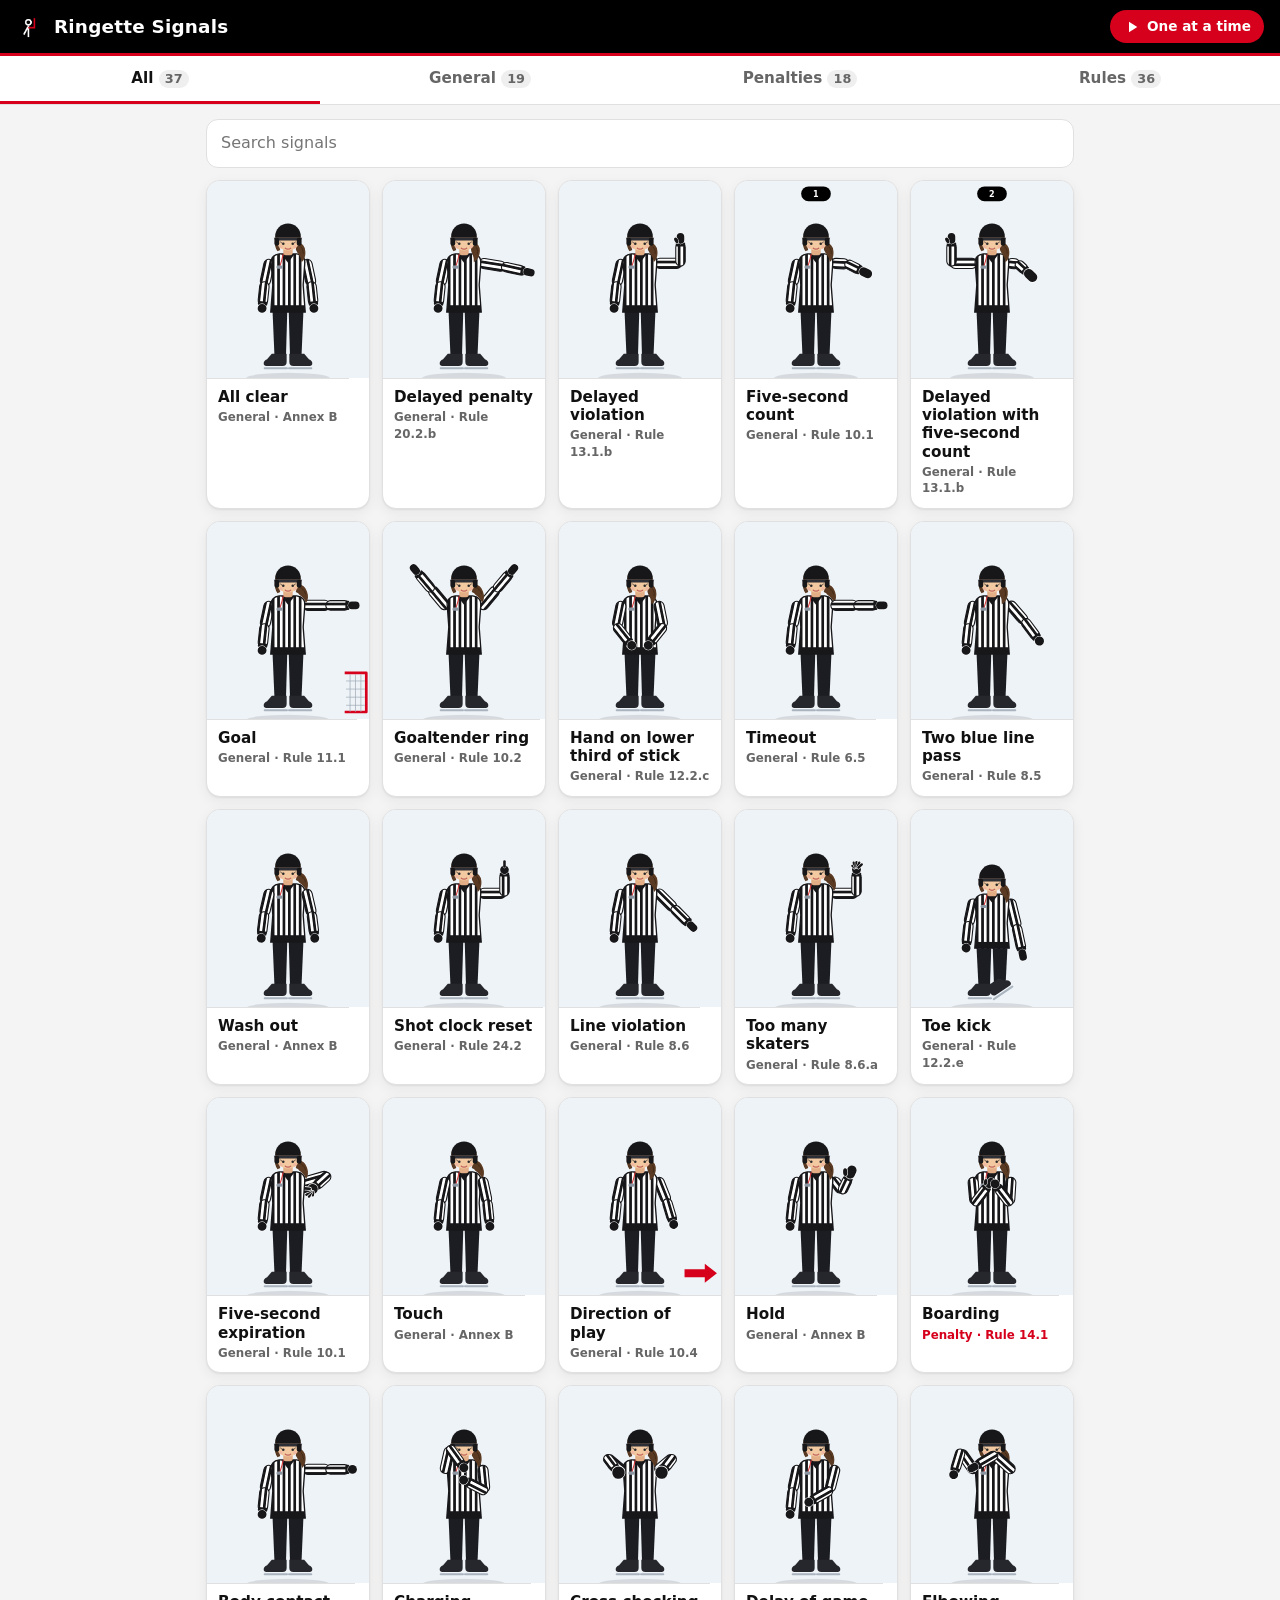
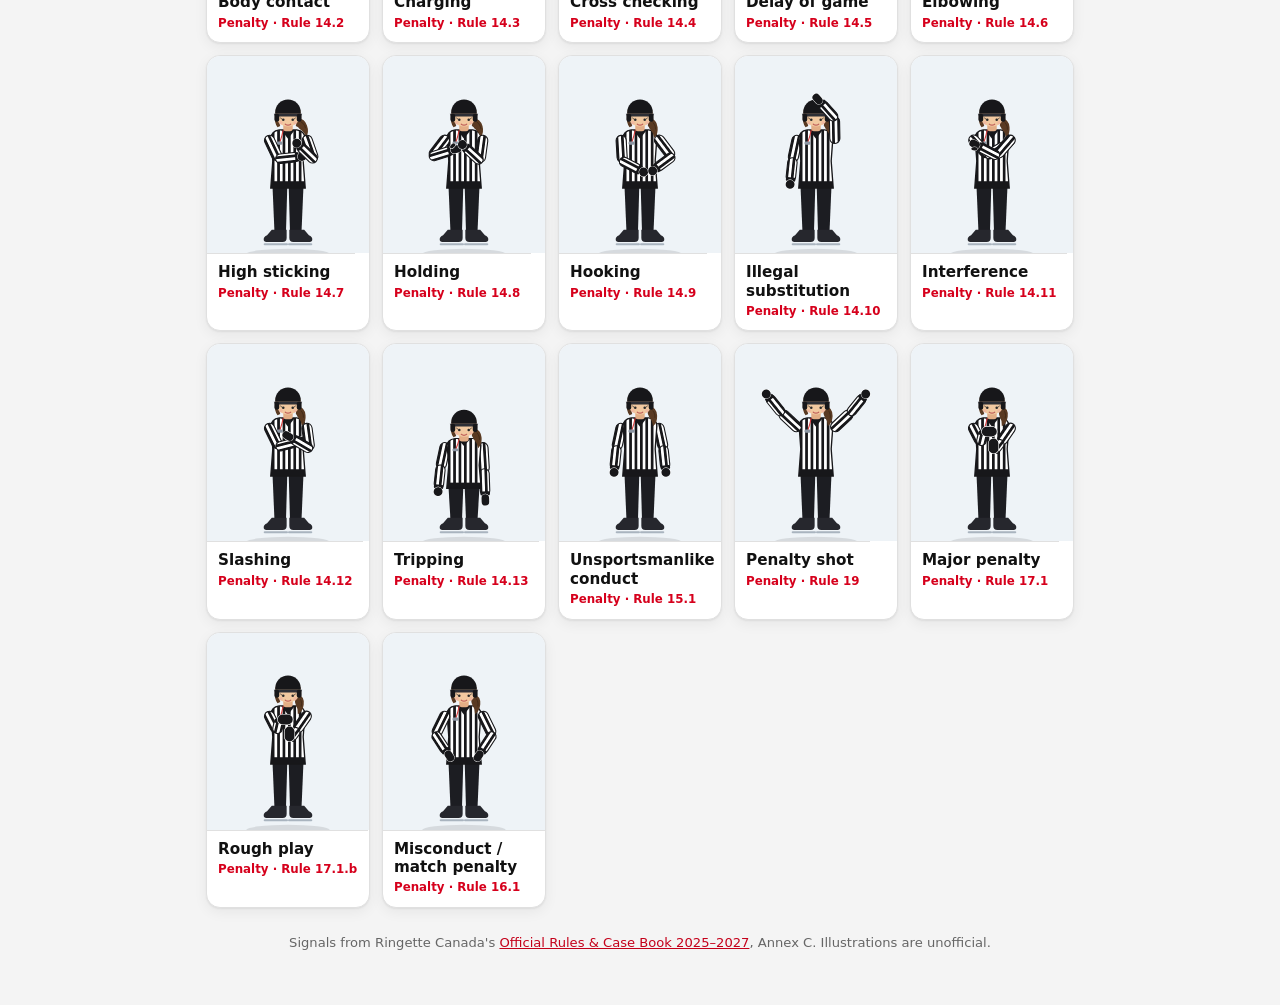
<file: index.html>
<!doctype html>
<html lang="en">
<head>
  <meta charset="utf-8">
  <meta name="viewport" content="width=device-width, initial-scale=1, viewport-fit=cover">
  <title>Ringette Signals</title>
  <meta name="description" content="Every on-ice official's signal in ringette, animated, with a link to the rule in Ringette Canada's rulebook.">
  <meta name="theme-color" content="#000000">
  <link rel="manifest" href="manifest.webmanifest">
  <link rel="icon" href="icons/icon-192.png">
  <link rel="apple-touch-icon" href="icons/apple-touch-icon.png">
  <meta name="apple-mobile-web-app-capable" content="yes">
  <meta name="apple-mobile-web-app-status-bar-style" content="black-translucent">
  <link rel="stylesheet" href="styles.css">
</head>
<body>
  <header class="topbar">
    <div class="brand">
      <img src="icons/icon-192.png" alt="" width="28" height="28">
      <h1>Ringette Signals</h1>
    </div>
    <button id="startBtn" class="top-btn" aria-label="View one at a time">
      <svg viewBox="0 0 24 24" width="18" height="18" aria-hidden="true"><path fill="currentColor" d="M8 5v14l11-7z"/></svg>
      One at a time
    </button>
  </header>

  <nav class="tabs" role="tablist">
    <button role="tab" data-cat="all" aria-selected="true">All <span class="pill" id="nAll"></span></button>
    <button role="tab" data-cat="general" aria-selected="false">General <span class="pill" id="nGen"></span></button>
    <button role="tab" data-cat="penalty" aria-selected="false">Penalties <span class="pill" id="nPen"></span></button>
    <button role="tab" data-cat="rules" aria-selected="false">Rules <span class="pill" id="nRules"></span></button>
  </nav>

  <main>
    <input id="search" class="search" type="search" placeholder="Search signals" autocomplete="off" aria-label="Search signals">
    <div id="grid" class="grid"></div>
    <div id="rulesList" class="rules-list" hidden></div>
    <p id="empty" class="empty" hidden>No signals match that search.</p>
    <p class="muted small foot">Signals from Ringette Canada's <a id="bookLink" target="_blank" rel="noopener">Official Rules &amp; Case Book 2025–2027</a>, Annex C. Illustrations are unofficial.</p>
  </main>

  <div id="viewer" class="viewer" hidden aria-modal="true" role="dialog" aria-labelledby="vName">
    <header class="topbar vbar">
      <button id="vClose" class="icon-btn" aria-label="Back to list">
        <svg viewBox="0 0 24 24" width="24" height="24" aria-hidden="true"><path fill="currentColor" d="M15.4 7.4 14 6l-6 6 6 6 1.4-1.4L10.8 12z"/></svg>
      </button>
      <span id="vCount" class="vcount"></span>
      <button id="vQuiz" class="top-btn ghost" aria-pressed="false">Hide names</button>
    </header>
    <div class="vbody">
      <div class="vstage" id="vStage">
        <svg id="vSvg" role="img"></svg>
        <span class="speed" id="vSpeed">1×</span>
        <button class="nav prev" id="vPrev" aria-label="Previous signal">‹</button>
        <button class="nav next" id="vNext" aria-label="Next signal">›</button>
      </div>
      <div class="vinfo">
        <span id="vCat" class="chip"></span>
        <h2 id="vName"></h2>
        <button id="vReveal" class="reveal" hidden>Tap to reveal</button>
        <div id="vMeansWrap" class="means"><h3>What it means</h3><p id="vMeans"></p></div>
        <h3 id="vHowH" class="howh">How it's done</h3>
        <p id="vHow"></p>
        <div id="vRules" class="rules"></div>
        <div class="ctrls">
          <button id="vPlay">Pause</button>
          <button id="vSlow" class="sec">Slow motion</button>
        </div>
        <div id="vLearn" class="learn"></div>
        <p class="muted small swipe">Swipe or use ‹ › to move between signals.</p>
      </div>
    </div>
  </div>

  <div id="rviewer" class="viewer" hidden aria-modal="true" role="dialog" aria-labelledby="rTitle">
    <header class="topbar vbar">
      <button id="rClose" class="icon-btn" aria-label="Back to rules">
        <svg viewBox="0 0 24 24" width="24" height="24" aria-hidden="true"><path fill="currentColor" d="M15.4 7.4 14 6l-6 6 6 6 1.4-1.4L10.8 12z"/></svg>
      </button>
      <span id="rCount" class="vcount"></span>
      <span class="rnav"><button id="rPrev" class="icon-btn" aria-label="Previous card">‹</button><button id="rNext" class="icon-btn" aria-label="Next card">›</button></span>
    </header>
    <div class="vbody rbody" id="rBody">
      <div id="rDiagram" class="diagram"></div>
      <div class="vinfo">
        <span id="rKind" class="chip"></span>
        <h2 id="rTitle"></h2>
        <div class="means"><h3>Short answer</h3><p id="rShort"></p></div>
        <ul id="rText" class="rtext"></ul>
        <div id="rOntarioNote" class="ro-note" hidden>Ringette Ontario rule: applies at Ringette Ontario sanctioned events, like tournaments and provincial championships. Your league (NCRRL, for example) may set its own rules.</div>
        <h3 class="howh">In the rulebook</h3>
        <p class="muted small rdisclaim">This card is a plain-language summary. The rulebook wording below is official.</p>
        <div id="rRules" class="rules"></div>
        <h3 class="howh" id="rSigH">Related signals</h3>
        <div id="rSignals" class="sigchips"></div>
      </div>
    </div>
  </div>

  <script src="rig.js"></script>
  <script src="signals.js"></script>
  <script src="rules.js"></script>
  <script src="app.js"></script>
</body>
</html>
</file>
<file: styles.css>
:root {
  --bg: #f4f4f4;
  --surface: #ffffff;
  --surface-2: #efefef;
  --text: #111111;
  --muted: #666666;
  --line: #e0e0e0;
  --brand: #000000;
  --brand-ink: #ffffff;
  --accent: #d6001c;
  --link: #c4001a;
  --btn-bg: #000000;
  --btn-ink: #ffffff;
  --ice: #eef3f7;
  --radius: 14px;
  --shadow: 0 1px 2px rgba(0, 0, 0, .06), 0 4px 14px rgba(0, 0, 0, .06);
  color-scheme: light;
}
@media (prefers-color-scheme: dark) {
  :root {
    --bg: #000000;
    --surface: #141414;
    --surface-2: #1f1f1f;
    --text: #f2f2f2;
    --muted: #9a9a9a;
    --line: #2a2a2a;
    --accent: #ff2d40;
    --link: #ff4a5b;
    --btn-bg: #ffffff;
    --btn-ink: #000000;
    --ice: #dfe6ec;
    --shadow: none;
    color-scheme: dark;
  }
}

* { box-sizing: border-box; }
[hidden] { display: none !important; }
html, body { margin: 0; }
body {
  font: 16px/1.4 system-ui, -apple-system, "Segoe UI", Roboto, sans-serif;
  background: var(--bg); color: var(--text);
  -webkit-text-size-adjust: 100%;
  padding-bottom: env(safe-area-inset-bottom);
  -webkit-tap-highlight-color: transparent;
}
button { font: inherit; color: inherit; }
a { color: var(--link); }

.topbar {
  position: sticky; top: 0; z-index: 5;
  display: flex; align-items: center; justify-content: space-between; gap: 10px;
  padding: calc(10px + env(safe-area-inset-top)) 16px 10px;
  background: var(--brand); color: var(--brand-ink);
  border-bottom: 3px solid var(--accent);
}
.brand { display: flex; align-items: center; gap: 10px; }
.brand img { border-radius: 7px; }
.brand h1 { font-size: 1.15rem; margin: 0; letter-spacing: .2px; }
.top-btn {
  display: inline-flex; align-items: center; gap: 6px;
  border: 0; border-radius: 999px; padding: 7px 13px; cursor: pointer;
  background: var(--accent); color: #fff; font-weight: 700; font-size: .85rem;
}
.top-btn.ghost { background: rgba(255, 255, 255, .14); }
.top-btn.ghost[aria-pressed="true"] { background: var(--accent); }
.top-btn:active { transform: scale(.97); }
.icon-btn { background: transparent; border: 0; padding: 6px; border-radius: 10px; cursor: pointer; line-height: 0; color: inherit; }
.icon-btn:active { background: rgba(255, 255, 255, .15); }

.tabs {
  position: sticky; top: calc(55px + env(safe-area-inset-top)); z-index: 4;
  display: grid; grid-template-columns: repeat(4, 1fr);
  background: var(--surface); border-bottom: 1px solid var(--line);
}
.tabs button {
  border: 0; background: none; padding: 12px 4px; cursor: pointer;
  font-weight: 600; color: var(--muted); border-bottom: 3px solid transparent;
}
.tabs button[aria-selected="true"] { color: var(--text); border-bottom-color: var(--accent); }
.pill {
  display: inline-block; min-width: 1.4em; padding: 0 6px; border-radius: 999px;
  background: var(--surface-2); color: var(--muted); font-size: .8rem; font-weight: 700;
}

main { max-width: 900px; margin: 0 auto; padding: 0 16px 40px; }
.search {
  width: 100%; margin: 14px 0 12px; padding: 12px 14px; border-radius: 12px;
  border: 1px solid var(--line); background: var(--surface); color: var(--text); font: inherit;
}
.grid { display: grid; grid-template-columns: repeat(auto-fill, minmax(150px, 1fr)); gap: 12px; }
.sig {
  display: flex; flex-direction: column; text-align: left; padding: 0; cursor: pointer; overflow: hidden;
  background: var(--surface); border: 1px solid var(--line); border-radius: var(--radius); box-shadow: var(--shadow);
}
.sig:active { transform: scale(.98); }
.sig .thumb { background: var(--ice); aspect-ratio: 240 / 292; display: block; overflow: hidden; }
.sig .thumb svg { width: 100%; height: auto; display: block; margin-top: -2%; }
.sig .meta { padding: 9px 11px 11px; border-top: 1px solid var(--line); }
.sig .nm { display: block; font-weight: 800; font-size: .95rem; line-height: 1.2; }
.sig .rf { display: block; margin-top: 3px; font-size: .74rem; font-weight: 700; color: var(--muted); }
.sig .rf.pen { color: var(--accent); }
.empty { text-align: center; padding: 40px 12px; color: var(--muted); }
.muted { color: var(--muted); }
.small { font-size: .82rem; }
.foot { margin-top: 26px; text-align: center; }

/* ---------- One at a time ---------- */
.viewer {
  position: fixed; inset: 0; z-index: 20; background: var(--bg);
  display: flex; flex-direction: column; overflow-y: auto; overscroll-behavior: contain;
}
.viewer[hidden] { display: none; }
.vbar { position: sticky; }
.vcount { font-weight: 800; font-size: .95rem; font-variant-numeric: tabular-nums; }
.vbody { width: 100%; max-width: 560px; margin: 0 auto; padding: 12px 16px calc(20px + env(safe-area-inset-bottom)); }
.vstage {
  position: relative; background: var(--ice); border: 1px solid var(--line); border-radius: var(--radius);
  overflow: hidden; touch-action: pan-y;
}
.vstage svg { display: block; width: 100%; height: auto; max-height: 52vh; }
.speed {
  position: absolute; top: 10px; right: 10px; font-size: .75rem; font-weight: 800; color: #111;
  background: #fff; border: 1px solid #e0e0e0; padding: 2px 9px; border-radius: 999px;
}
.nav {
  position: absolute; top: 50%; transform: translateY(-50%); width: 34px; height: 50px;
  border: 0; border-radius: 12px; background: rgba(0, 0, 0, .32); color: #fff;
  font-size: 2rem; line-height: 1; cursor: pointer; padding-bottom: 4px;
}
.nav.prev { left: 6px; } .nav.next { right: 6px; }
.nav:active { background: rgba(0, 0, 0, .75); }
.vinfo { padding: 14px 2px 0; }
.chip {
  display: inline-block; font-size: .68rem; font-weight: 800; letter-spacing: .06em; text-transform: uppercase;
  color: var(--accent); border: 1px solid var(--accent); border-radius: 999px; padding: 1px 8px;
}
.vinfo h2 { font-size: 1.45rem; font-weight: 800; margin: 8px 0 4px; }
.vinfo h2.hidden-name { filter: blur(9px); user-select: none; }
.reveal {
  display: block; margin: 8px 0 4px; border: 1px dashed var(--line); background: var(--surface);
  border-radius: 10px; padding: 10px 14px; font-weight: 700; cursor: pointer; width: 100%;
}
.vinfo p { margin: 6px 0 0; line-height: 1.45; }
.vinfo h3 { margin: 14px 0 0; font-size: .72rem; font-weight: 800; letter-spacing: .08em; text-transform: uppercase; color: var(--muted); }
.means { margin-top: 10px; padding: 12px 14px; border-radius: 12px; background: var(--surface); border: 1px solid var(--line); border-left: 4px solid var(--accent); }
.means h3 { margin: 0; color: var(--accent); }
.means p { margin-top: 4px; }
.rules { display: grid; gap: 8px; margin-top: 14px; }
.rule {
  display: flex; align-items: center; gap: 10px; padding: 11px 14px; border-radius: 12px;
  border: 1px solid var(--line); background: var(--surface); color: var(--link); text-decoration: none;
  font-weight: 700; font-size: .92rem;
}
.rule small { display: block; font-weight: 600; color: var(--muted); font-size: .78rem; margin-top: 1px; }
.rule .arr { margin-left: auto; font-size: 1.1rem; }
.rule.sec { color: var(--text); background: var(--surface-2); }
.rule:active { opacity: .8; }
.ctrls { display: flex; gap: 10px; margin-top: 14px; }
.ctrls button {
  flex: 1; border: 0; border-radius: 10px; padding: 11px; font-weight: 700; cursor: pointer;
  background: var(--btn-bg); color: var(--btn-ink);
}
.ctrls button.sec { background: var(--surface-2); color: var(--text); }
.ctrls button:active { transform: scale(.97); }
.swipe { text-align: center; margin-top: 14px; }
.vstage.slide-l svg { animation: inL .22s ease-out; }
.vstage.slide-r svg { animation: inR .22s ease-out; }
@keyframes inL { from { opacity: 0; transform: translateX(24px); } }
@keyframes inR { from { opacity: 0; transform: translateX(-24px); } }

@media (min-width: 900px) {
  .vbody { max-width: 980px; display: grid; grid-template-columns: 1.1fr 1fr; gap: 24px; align-items: start; padding-top: 24px; }
  .vstage svg { max-height: 74vh; }
  .vinfo { padding-top: 0; }
}

/* ---------- Rules tab ---------- */
.tabs button { padding: 12px 2px; font-size: .95rem; }
.rules-list { display: grid; gap: 8px; }
.rsec { margin: 18px 0 2px; font-size: .8rem; font-weight: 800; letter-spacing: .08em; text-transform: uppercase; color: var(--muted); }
.rsec:first-child { margin-top: 4px; }
.rsec-note { margin: 0 0 4px; font-size: .82rem; color: var(--muted); }
.rcard {
  display: block; width: 100%; text-align: left; cursor: pointer; padding: 12px 14px;
  background: var(--surface); border: 1px solid var(--line); border-radius: var(--radius); box-shadow: var(--shadow);
}
.rcard:active { transform: scale(.99); }
.rcard .t { display: block; font-weight: 800; font-size: 1rem; line-height: 1.25; }
.rcard .s { display: block; margin-top: 3px; font-size: .88rem; color: var(--muted); line-height: 1.35; }
.rcard.ontario { border-left: 4px solid var(--accent); }
.badge-on { display: inline-block; margin-left: 6px; font-size: .62rem; font-weight: 800; letter-spacing: .06em; color: var(--accent); border: 1px solid var(--accent); border-radius: 999px; padding: 0 6px; vertical-align: 2px; }
.rnav { display: flex; gap: 2px; }
.rnav .icon-btn { font-size: 1.6rem; line-height: 1; padding: 2px 10px; color: #fff; }
.diagram { background: var(--surface); border: 1px solid var(--line); border-radius: var(--radius); padding: 10px; }
.diagram:empty { display: none; }
.diagram svg { display: block; width: 100%; height: auto; }
.diagram .cap { margin: 8px 2px 0; font-size: .86rem; line-height: 1.4; }
.legend { display: flex; flex-wrap: wrap; gap: 6px 14px; margin: 6px 2px 0; font-size: .78rem; color: var(--muted); }
.legend .dot { display: inline-block; width: 10px; height: 10px; border-radius: 50%; margin-right: 5px; vertical-align: -1px; }
.legend .dot.a { background: #d6001c; } .legend .dot.b { background: #111; outline: 1px solid #888; }
.rtext { margin: 12px 0 0; padding-left: 20px; display: grid; gap: 8px; line-height: 1.45; }
.ro-note { margin-top: 12px; padding: 10px 12px; border-radius: 10px; background: var(--surface-2); font-size: .82rem; color: var(--muted); }
.sigchips, .learn { display: flex; flex-wrap: wrap; gap: 8px; margin-top: 8px; }
.sigchip {
  border: 1px solid var(--line); background: var(--surface); color: var(--text); border-radius: 999px;
  padding: 6px 12px; font-weight: 700; font-size: .85rem; cursor: pointer;
}
.sigchip::before { content: "▶ "; color: var(--accent); font-size: .7rem; }
.learn:empty { display: none; }
.learn::before { content: "Learn more"; display: block; width: 100%; font-size: .72rem; font-weight: 800; letter-spacing: .08em; text-transform: uppercase; color: var(--muted); }
.learn .sigchip::before { content: "→ "; }
@media (min-width: 900px) { .rbody { grid-template-columns: 1fr 1fr; } }
@media (max-width: 440px) { .tabs .pill { display: none; } .tabs button { font-size: .92rem; } }
.rintro { margin: 2px 0 4px; padding: 12px 14px; border-radius: var(--radius); background: var(--surface-2); border: 1px solid var(--line); font-size: .86rem; line-height: 1.45; color: var(--text); }
.rintro strong { display: block; margin-bottom: 3px; }
.rdisclaim { margin: 4px 0 0 !important; }
</file>
